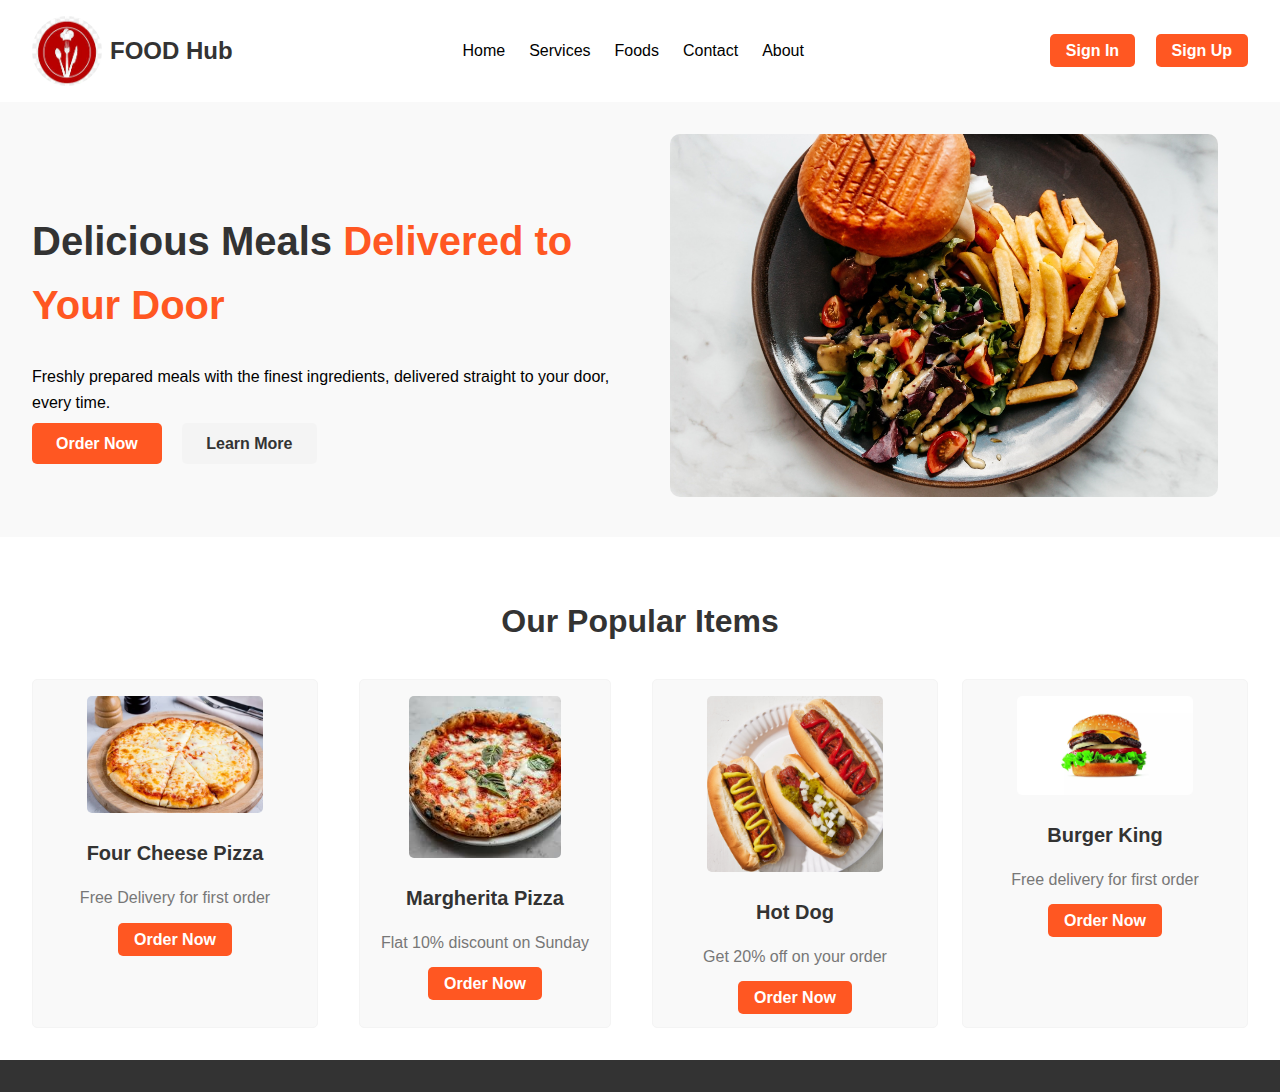
<file: day2/index.html>
<!DOCTYPE html>
<html lang="en">
<head>
    <meta charset="UTF-8">
    <meta name="viewport" content="width=device-width, initial-scale=1.0">
    <title>FoodHub</title>
    <link rel="stylesheet" href="styles/style.css">
</head>
<body>
    <!-- Navigation -->
    <nav>
        <div class="logo">
            <img id="logo" src="/day2/src/img/logofood.jpg" alt="FoodHub Logo">
            <span class="shop-name">FOOD Hub</span>
        </div>
        <ul class="nav-links">
            <li><a href="#">Home</a></li>
            <li><a href="#">Services</a></li>
            <li><a href="#">Foods</a></li>
            <li><a href="#">Contact</a></li>
            <li><a href="#">About</a></li>
        </ul>
        <div class="auth-buttons">
            <a href="#" class="btn">Sign In</a>
            <a href="#" class="btn">Sign Up</a>
        </div>
    </nav>

    <header class="hero">
        <div class="hero-content">
            <h1>Delicious Meals <span>Delivered to Your Door</span></h1>
            <p>Freshly prepared meals with the finest ingredients, delivered straight to your door, every time.</p>
            <div class="hero-buttons">
                <a href="#" class="btn">Order Now</a>
                <a href="#" class="btn secondary">Learn More</a>
            </div>
        </div>
        <div class="hero-image">
            <img  id="Delicious_food" src="/day2/src/img/herosection.jpg " alt="Delicious Food">
        </div>
    </header>

    <section class="popular-items">
        <h2>Our Popular Items</h2>
        <div class="items-grid">
            <div class="item">
                <img src="/day2/src/img/Four Cheese Pizza.webp" alt="Four Cheese Pizza">
                <h3>Four Cheese Pizza</h3>
                <p>Free Delivery for first order</p>
                <a href="#" class="btn">Order Now</a>
            </div>
            <div class="item">
                <img src="/day2/src/img/Margherita_Pizza.jpg" alt="Margherita Pizza">
                <h3>Margherita Pizza</h3>
                <p>Flat 10% discount on Sunday</p>
                <a href="#" class="btn">Order Now</a>
            </div>
            <div class="item">
                <img src="/day2/src/img/Hot_Dog.jpg" alt="Hot Dog">
                <h3>Hot Dog</h3>
                <p>Get 20% off on your order</p>
                <a href="#" class="btn">Order Now</a>
            </div>
            <div class="item">
                <img src="/day2/src/img/Burger_King.webp" alt="Burger King">
                <h3>Burger King</h3>
                <p>Free delivery for first order</p>
                <a href="#" class="btn">Order Now</a>
            </div>
        </div>
    </section>

    <!-- Footer -->
    <footer>
       
    </footer>
</body>
</html>
</file>
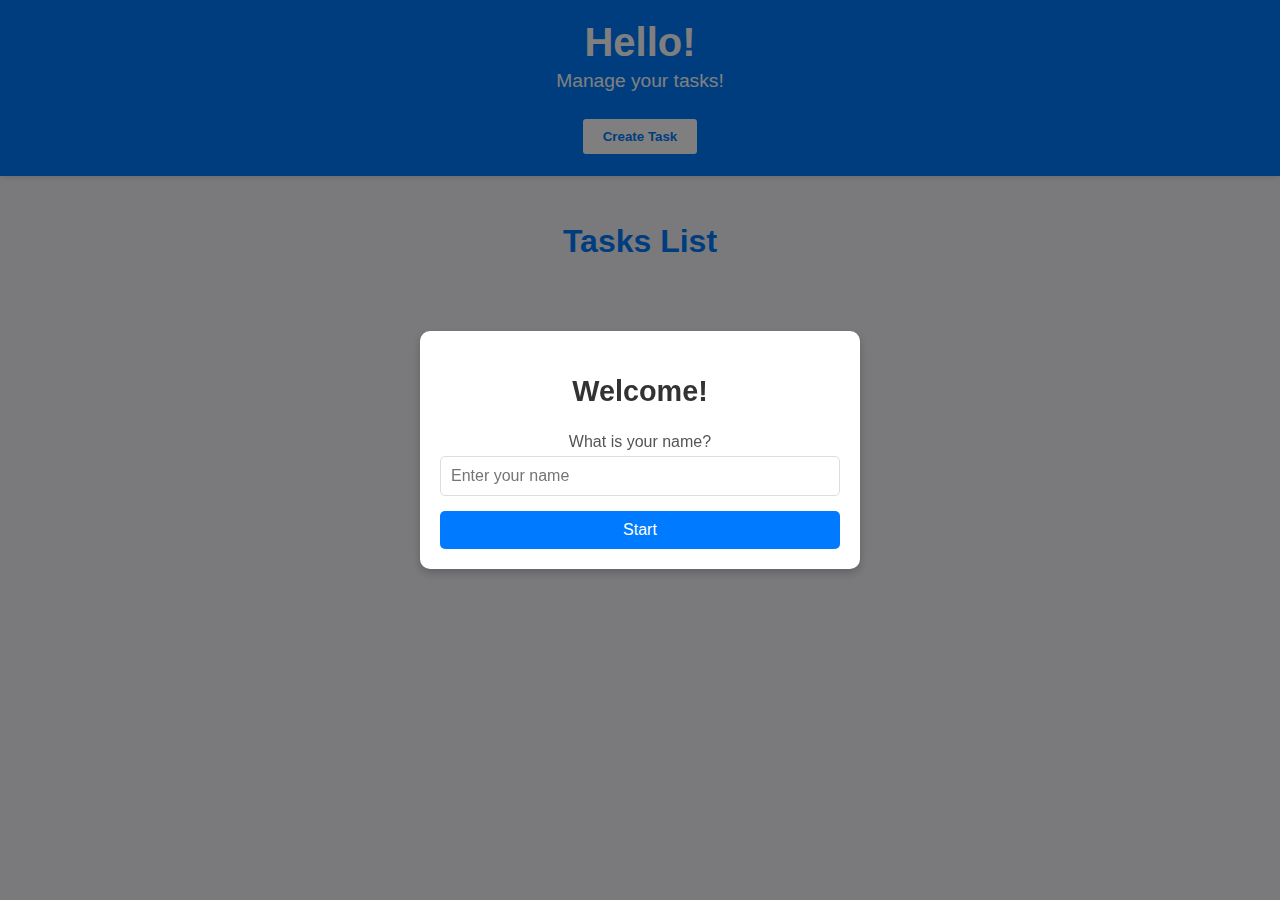
<file: day6/index.html>
<!DOCTYPE html>
<html lang="en">
<head>
    <meta charset="UTF-8">
    <meta name="viewport" content="width=device-width, initial-scale=1.0">
    <title>Progress Tracker</title>
    <link rel="stylesheet" href="styles/style.css">
</head>
<body>
    <div id="app">

        <div id="welcome-modal" class="modal">
            <div class="modal-content">
                <h2>Welcome!</h2>
                <form id="welcome-form">
                    <label for="user-name">What is your name?</label>
                    <input type="text" id="user-name" placeholder="Enter your name" required>
                    <button type="submit">Start</button>
                </form>
            </div>
        </div>

        <header class="header">
            <h1 id="greeting">Hello!</h1>
            <p>Manage your tasks!</p>
            <button id="create-task-btn">Create Task</button>
        </header>
        <section class="task-list">
            <h2>Tasks List</h2>
            <div id="tasks-container">
                <!-- Task cards will be dynamically added here -->
            </div>
        </section>

        <div id="task-modal" class="modal hidden">
            <div class="modal-content">
                <h2>Create New Task</h2>
                <form id="task-form">
                    <label for="task-name">Task Name</label>
                    <input type="text" id="task-name" required>

                    <label for="due-date">Due Date</label>
                    <input type="datetime-local" id="due-date" required>

                    <label for="priority">Priority</label>
                    <select id="priority" required>
                        <option value="high">High</option>
                        <option value="medium">Medium</option>
                        <option value="low">Low</option>
                    </select>

                    <label for="description">Description</label>
                    <textarea id="description" rows="4" required></textarea>

                    <button type="submit">Add Task</button>
                    <button type="button" id="close-modal-btn">Cancel</button>
                </form>
            </div>
        </div>
    </div>
    <script src="scripts/app.js"></script>
</body>
</html>
</file>
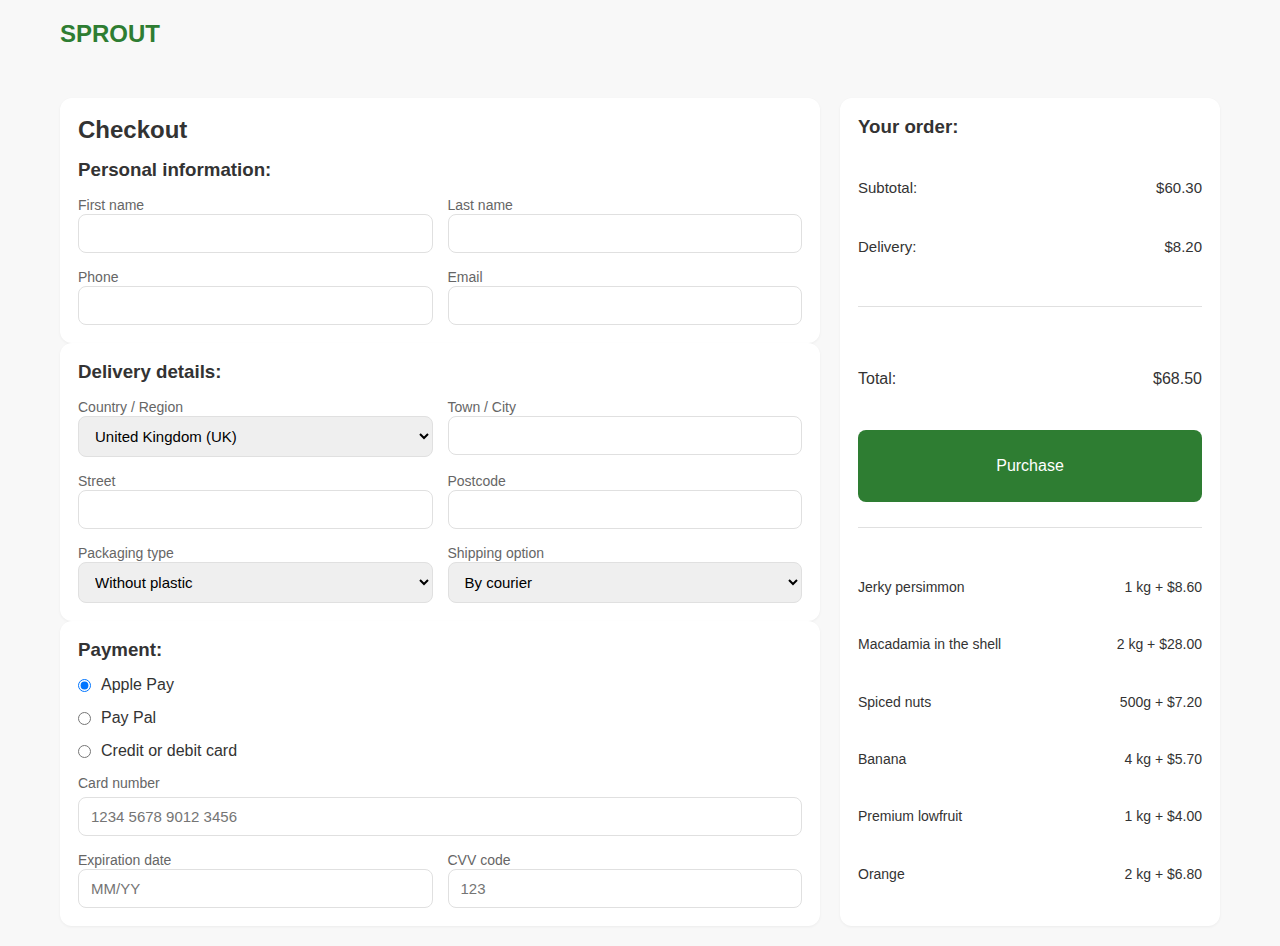
<file: day5/question1/index.html>
<!DOCTYPE html>
<html lang="en">
<head>
    <meta charset="UTF-8">
    <meta name="viewport" content="width=device-width, initial-scale=1.0">
    <title>SPROUT - Checkout</title>
    <style>
        * {
            margin: 0;
            padding: 0;
            box-sizing: border-box;
            font-family: -apple-system, BlinkMacSystemFont, 'Segoe UI', Roboto, Oxygen, Ubuntu, Cantarell, sans-serif;
        }

        body {
            background-color: #f8f8f8;
            padding: 20px;
            max-width: 1200px;
            margin: 0 auto;
            color: #333;
            display: grid;
            grid-template-columns: 2fr 1fr; 
            gap: 20px;
        }

        h1 {
            font-size: 24px;
            font-weight: 600;
            text-align: left;
            margin-bottom: 30px;
            color: #2e7d32;
            grid-column: span 2; 
        }

        .section {
            background-color: white;
            border-radius: 12px;
            padding: 18px;
            box-shadow: 0 1px 3px rgba(0, 0, 0, 0.05);
            display: grid;
            gap: 15px;
        }

        .form-row {
            display: grid;
            gap: 6px;
        }

        .form-row.grid-2 {
            display: grid;
            grid-template-columns: 1fr 1fr; 
            gap: 15px;
        }

        .form-label {
            font-size: 14px;
            color: #666;
        }

        .form-input,
        .form-select {
            width: 100%;
            padding: 10px 12px;
            border: 1px solid #e0e0e0;
            border-radius: 8px;
            font-size: 15px;
        }

        .radio-option {
            display: flex;
            align-items: center;
            gap: 10px;
        }

        .price-row {
            display: flex;
            justify-content: space-between;
            font-size: 15px;
        }

        .price-row.total {
            font-weight: 500;
            font-size: 16px;
            margin-top: 12px;
        }

        .order-item {
            display: flex;
            justify-content: space-between;
            font-size: 14px;
        }

        .purchase-btn {
            width: 100%;
            background-color: #2e7d32;
            color: white;
            border: none;
            padding: 14px;
            font-size: 16px;
            font-weight: 500;
            border-radius: 8px;
            cursor: pointer;
        }

        .order-summary {
            background-color: white;
            border-radius: 12px;
            padding: 18px;
            box-shadow: 0 1px 3px rgba(0, 0, 0, 0.05);
            display: grid;
            gap: 15px;
        }

        .divider {
            height: 1px;
            background-color: #e0e0e0;
            margin: 10px 0;
        }
    </style>
</head>
<body>
    <h1>SPROUT</h1>

   
    <div>
        <div class="section">
            <h2>Checkout</h2>
            <h3>Personal information:</h3>
            <div class="form-row grid-2">
                <div>
                    <span class="form-label">First name</span>
                    <input type="text" class="form-input">
                </div>
                <div>
                    <span class="form-label">Last name</span>
                    <input type="text" class="form-input">
                </div>
            </div>
            <div class="form-row grid-2">
                <div>
                    <span class="form-label">Phone</span>
                    <input type="tel" class="form-input">
                </div>
                <div>
                    <span class="form-label">Email</span>
                    <input type="email" class="form-input">
                </div>
            </div>
        </div>

        <div class="section">
            <h3>Delivery details:</h3>
            <div class="form-row grid-2">
                <div>
                    <span class="form-label">Country / Region</span>
                    <select class="form-select">
                        <option>United Kingdom (UK)</option>
                    </select>
                </div>
                <div>
                    <span class="form-label">Town / City</span>
                    <input type="text" class="form-input">
                </div>
            </div>
            <div class="form-row grid-2">
                <div>
                    <span class="form-label">Street</span>
                    <input type="text" class="form-input">
                </div>
                <div>
                    <span class="form-label">Postcode</span>
                    <input type="text" class="form-input">
                </div>
            </div>
            <div class="form-row grid-2">
                <div>
                    <span class="form-label">Packaging type</span>
                    <select class="form-select">
                        <option>Without plastic</option>
                    </select>
                </div>
                <div>
                    <span class="form-label">Shipping option</span>
                    <select class="form-select">
                        <option>By courier</option>
                    </select>
                </div>
            </div>
        </div>

        <div class="section">
            <h3>Payment:</h3>
            <div class="radio-option">
                <input type="radio" name="payment" checked>
                <span>Apple Pay</span>
            </div>
            <div class="radio-option">
                <input type="radio" name="payment">
                <span>Pay Pal</span>
            </div>
            <div class="radio-option">
                <input type="radio" name="payment">
                <span>Credit or debit card</span>
            </div>
            <div class="form-row">
                <span class="form-label">Card number</span>
                <input type="text" class="form-input" placeholder="1234 5678 9012 3456">
            </div>
            <div class="form-row grid-2">
                <div>
                    <span class="form-label">Expiration date</span>
                    <input type="text" class="form-input" placeholder="MM/YY">
                </div>
                <div>
                    <span class="form-label">CVV code</span>
                    <input type="text" class="form-input" placeholder="123">
                </div>
            </div>
        </div>
    </div>

    <div class="order-summary">
        <h3>Your order:</h3>
        <div class="price-row">
            <span>Subtotal:</span>
            <span>$60.30</span>
        </div>
        <div class="price-row">
            <span>Delivery:</span>
            <span>$8.20</span>
        </div>
        <div class="divider"></div>
        <div class="price-row total">
            <span>Total:</span>
            <span>$68.50</span>
        </div>
        <button class="purchase-btn">Purchase</button>
        <div class="divider"></div>
        <div class="order-item">
            <span>Jerky persimmon</span>
            <span class="quantity">1 kg + $8.60</span>
        </div>
        <div class="order-item">
            <span>Macadamia in the shell</span>
            <span class="quantity">2 kg + $28.00</span>
        </div>
        <div class="order-item">
            <span>Spiced nuts</span>
            <span class="quantity">500g + $7.20</span>
        </div>
        <div class="order-item">
            <span>Banana</span>
            <span class="quantity">4 kg + $5.70</span>
        </div>
        <div class="order-item">
            <span>Premium lowfruit</span>
            <span class="quantity">1 kg + $4.00</span>
        </div>
        <div class="order-item">
            <span>Orange</span>
            <span class="quantity">2 kg + $6.80</span>
        </div>
    </div>
</body>
</html>
</file>
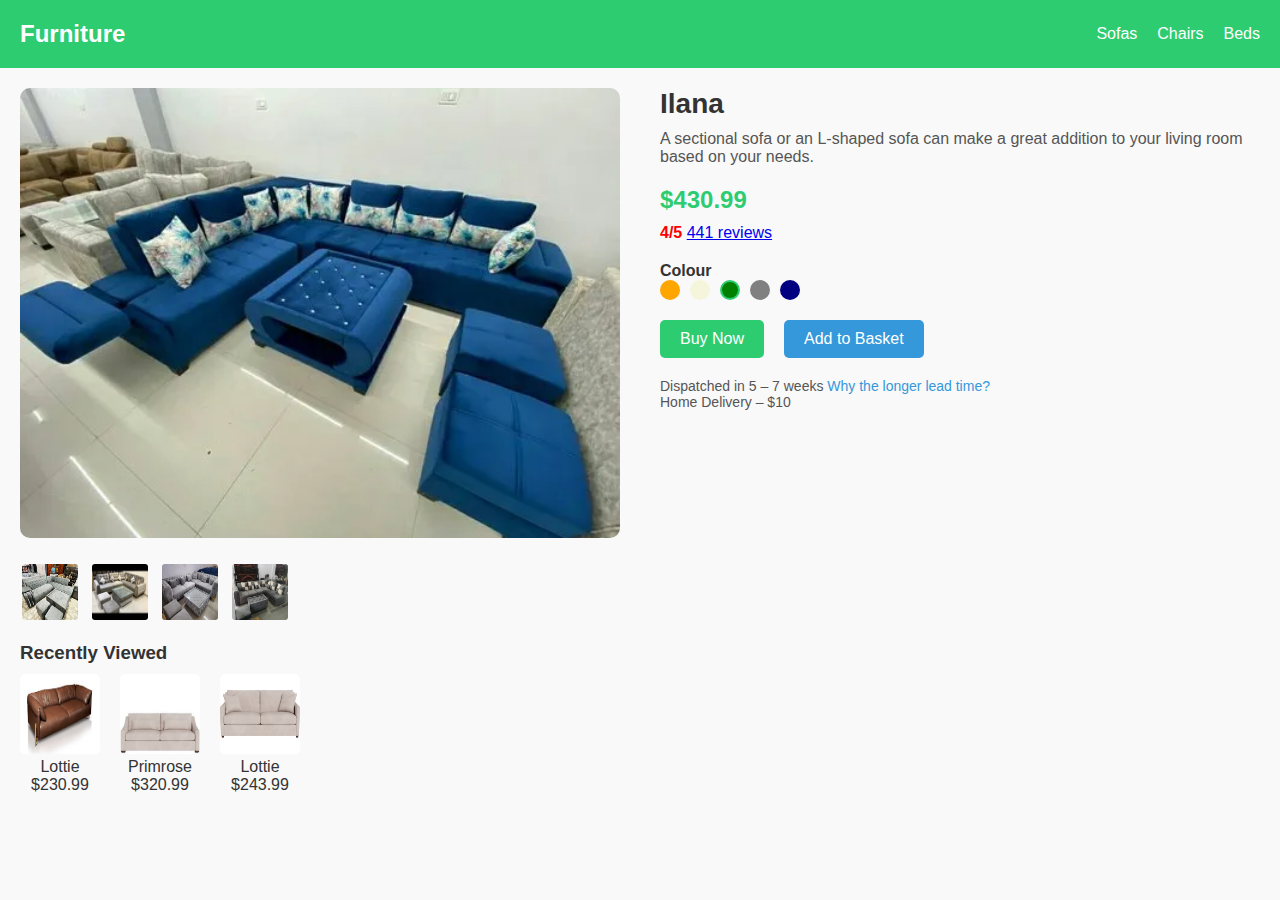
<file: day5/question3/index.html>
<!DOCTYPE html>
<html lang="en">
<head>
  <meta charset="UTF-8">
  <meta name="viewport" content="width=device-width, initial-scale=1.0">
  <title>Ilana Sofa - Furniture</title>
  <link rel="stylesheet" href="styles.css">
</head>
<body>
  <header class="navbar">
    <h1 class="brand">Furniture</h1>
    <nav>
      <ul class="nav-links">
        <li><a href="#">Sofas</a></li>
        <li><a href="#">Chairs</a></li>
        <li><a href="#">Beds</a></li>
      </ul>
    </nav>
  </header>

  <main class="product-page">
    <div class="image-section">
      <img src="./img/product-jpeg-500x500.webp" alt="Ilana Sofa" class="main-img">
      <div class="thumbnail-container">
        <img src="./img/th1.jpg" alt="Thumbnail 1">
        <img src="./img/th2.jpg" alt="Thumbnail 2">
        <img src="./img/th3.webp" alt="Thumbnail 3">
        <img src="./img/th4.webp" alt="Thumbnail 4">
      </div>

      <div class="recently-viewed">
        <h3>Recently Viewed</h3>
        <div class="recent-items">
          <div class="item">
            <img src="./img/sp1.jpg" alt="Lottie">
            <p>Lottie<br>$230.99</p>
          </div>
          <div class="item">
            <img src="./img/sp2.jpg" alt="Primrose">
            <p>Primrose<br>$320.99</p>
          </div>
          <div class="item">
            <img src="./img/sp3.avif" alt="Lottie">
            <p>Lottie<br>$243.99</p>
          </div>
        </div>
      </div>
    </div>

    <div class="details-section">
      <h2>Ilana</h2>
      <p class="desc">A sectional sofa or an L-shaped sofa can make a great addition to your living room based on your needs.</p>
      <h3 class="price">$430.99</h3>
      <p class="reviews">
        <span class="rating">4/5</span>
        <a href="#">441 reviews</a>
      </p>

      <p><strong>Colour</strong></p>
      <div class="colors">
        <span class="color orange"></span>
        <span class="color beige"></span>
        <span class="color green selected"></span>
        <span class="color grey"></span>
        <span class="color navy"></span>
      </div>

      <div class="buttons">
        <button class="buy-now">Buy Now</button>
        <button class="add-basket">Add to Basket</button>
      </div>

      <p class="dispatch">Dispatched in 5 – 7 weeks <a href="#">Why the longer lead time?</a></p>
      <p class="delivery">Home Delivery – $10</p>
    </div>
  </main>
</body>
</html>
</file>
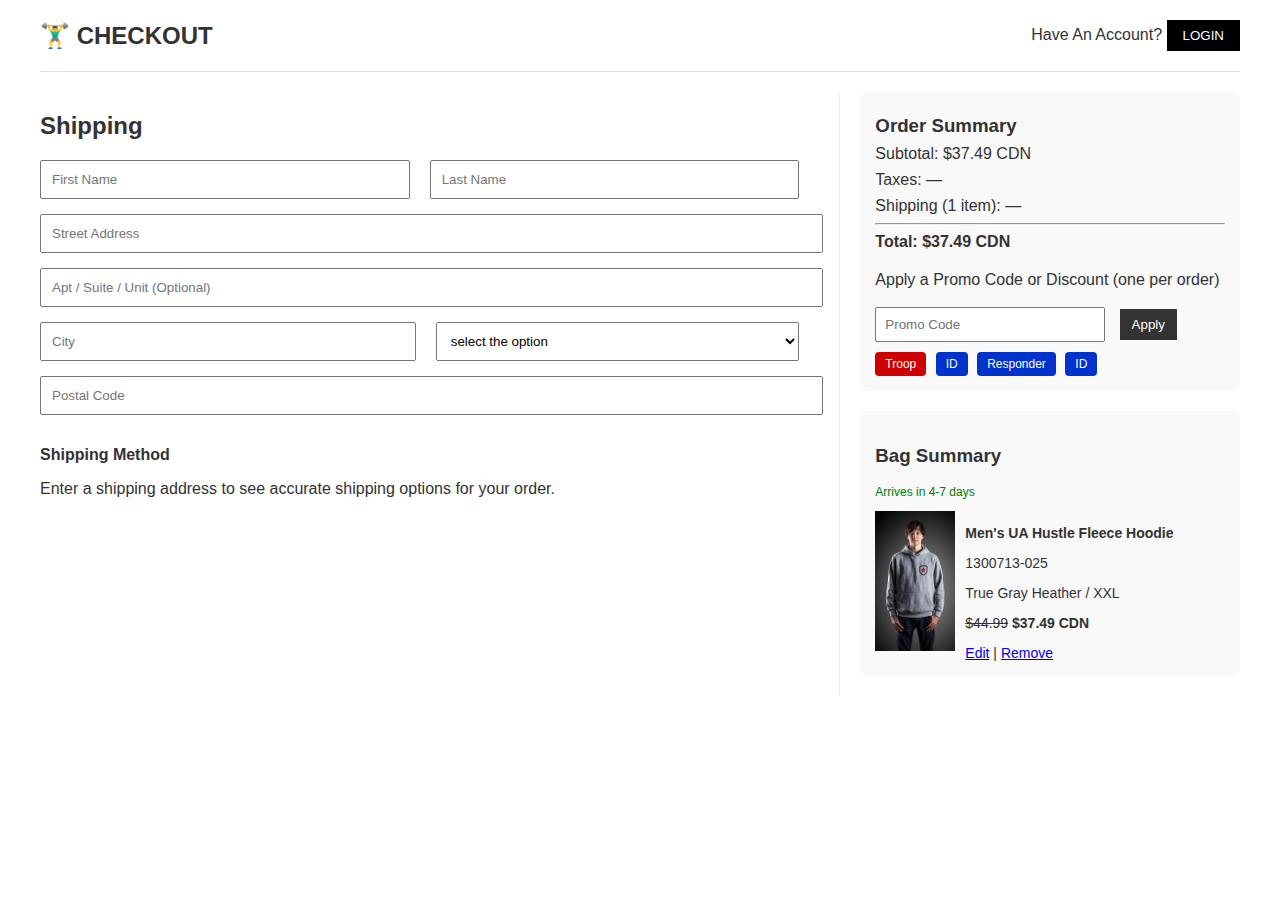
<file: day1/test1.html>
<!DOCTYPE html>
<html lang="en">
<head>
  <meta charset="UTF-8" />
  <meta name="viewport" content="width=device-width, initial-scale=1.0"/>
  <title>Checkout Page</title>
  <link rel="stylesheet" href="/day1/styles.css" />
</head>
<body>
  <div class="container">
    <div class="header">
      <div class="logo">🏋️‍♂️ CHECKOUT</div>
      <div class="login-section">
        <span>Have An Account?</span> 
        <button class="login-btn">LOGIN</button>
      </div>
    </div>

    <div class="main-content">
      <div class="left-section">
        <h2>Shipping</h2>
        <form class="shipping-form">
          <div class="row">
            <input type="text" placeholder="First Name" required />
            <input type="text" placeholder="Last Name" required />
          </div>
          <input type="text" placeholder="Street Address" required />
          <input type="text" placeholder="Apt / Suite / Unit (Optional)" />
          <div class="row">
            <input type="text" placeholder="City" required />
            <select>
            <option>select the option </option>
              <option>chennai</option>
              <option>madurai</option>
              <option>Erode</option>
              <option>Tiruchengode</option>
              <option>salem</option>
              <option>cbe</option>
              <option>namakkal</option>
              <option>tirupure</option>
            </select>
          </div>
          <input type="text" placeholder="Postal Code" required />

          <div class="shipping-method">
            <p><strong>Shipping Method</strong></p>
            <p>Enter a shipping address to see accurate shipping options for your order.</p>
          </div>
        </form>
      </div>

      <div class="right-section">
        <div class="order-summary">
          <h3>Order Summary</h3>
          <p>Subtotal: <span>$37.49 CDN</span></p>
          <p>Taxes: <span>—</span></p>
          <p>Shipping (1 item): <span>—</span></p>
          <hr />
          <p class="total">Total: <span>$37.49 CDN</span></p>
          
          <div class="promo-code-box">
            <p>Apply a Promo Code or Discount (one per order)</p>
            <input type="text" placeholder="Promo Code" />
            <button class="apply-btn">Apply</button>
          </div>

          <div class="badges">
            <button class="badge red">Troop</button>
            <button class="badge blue">ID</button>
            <button class="badge blue">Responder</button>
            <button class="badge blue">ID</button>
          </div>
        </div>

        <div class="bag-summary">
          <h3>Bag Summary</h3>
          <p class="arrival">Arrives in 4-7 days</p>
          <div class="product">
            <img src="/day1/src/rename/portrait-1236732_1280.jpg" alt="Hoodie" />
            <div class="product-info">
              <p><strong>Men's UA Hustle Fleece Hoodie</strong></p>
              <p>1300713-025</p>
              <p>True Gray Heather / XXL</p>
              <p><del>$44.99</del> <strong>$37.49 CDN</strong></p>
              <a href="#">Edit</a> | <a href="#">Remove</a>
            </div>
          </div>
        </div>
      </div>
    </div>
  </div>
</body>
</html>
</file>
<file: day2/styles/style.css>
body {
    font-family: Arial, sans-serif;
    margin: 0;
    padding: 0;
    box-sizing: border-box;
    line-height: 1.6;
}

#logo {
    width: 70px;
    height: 70px;
    border-radius: 50%;
}
.logo {
    display: flex;
    align-items: center;
    gap: 0.5rem; /* Adds spacing between the logo and the shop name */
}

.shop-name {
    font-size: 1.5rem;
    font-weight: bold;
    color: #333;
}

a {
    text-decoration: none;
    color: inherit;
}

ul {
    list-style: none;
    padding: 0;
    margin: 0;
}

nav {
    display: flex;
    justify-content: space-between;
    align-items: center;
    padding: 1rem 2rem;
    background-color: #fff;
    box-shadow: 0 2px 5px rgba(0, 0, 0, 0.1);
}

.nav-links {
    display: flex;
    gap: 1.5rem;
}

.auth-buttons .btn {
    margin-left: 1rem;
    padding: 0.5rem 1rem;
    background-color: #ff5722;
    color: #fff;
    border-radius: 5px;
    font-weight: bold;
}

.auth-buttons .btn.secondary {
    background-color: #f4f4f4;
    color: #333;
}

.hero {
    display: flex;
    justify-content: space-between;
    align-items: center;
    padding: 2rem;
    background-color: #f9f9f9;
    flex-wrap: wrap;
    text-align: center;
}

.hero-content {
    max-width: 50%;
    flex: 1;
    text-align: left;
}

.hero-content h1 {
    font-size: 2.5rem;
    color: #333;
}

.hero-content h1 span {
    color: #ff5722;
}

.hero-buttons {
    margin-top: 1rem;
}

.hero-buttons .btn {
    margin-right: 1rem;
    padding: 0.75rem 1.5rem;
    background-color: #ff5722;
    color: #fff;
    border-radius: 5px;
    font-weight: bold;
}

.hero-buttons .btn.secondary {
    background-color: #f4f4f4;
    color: #333;
}

.hero-image {
    flex: 1;
    text-align: center;
    
}

.hero-image img {
    width: 90%;
    border-radius: 10px;
    height: 30%;
}

.popular-items {
    padding: 2rem;
    background-color: #fff;
}

.popular-items h2 {
    text-align: center;
    margin-bottom: 2rem;
    font-size: 2rem;
    color: #333;
}

.items-grid {
    display: grid;
    grid-template-columns: repeat(auto-fit, minmax(250px, 1fr));
    gap: 1.5rem;
    justify-items: center;
}

.item {
    text-align: center;
    padding: 1rem;
    border: 1px solid #f4f4f4;
    border-radius: 5px;
    background-color: #f9f9f9;
    max-width: 300px;
}

.item img {
    max-width: 70%;
    border-radius: 5px;
}


.item h3 {
    margin: 1rem 0 0.5rem;
    font-size: 1.25rem;
    color: #333;
}

.item p {
    margin-bottom: 1rem;
    color: #777;
}

.item .btn {
    padding: 0.5rem 1rem;
    background-color: #ff5722;
    color: #fff;
    border-radius: 5px;
    font-weight: bold;
}

footer {
    text-align: center;
    padding: 1rem;
    background-color: #333;
    color: #fff;
}
</file>
<file: day6/styles/style.css>
body {
    font-family: 'Roboto', sans-serif;
    margin: 0;
    padding: 0;
    background-color: #f4f4f9;
    color: #333;
}

.header {
    background-color: #007bff;
    color: white;
    padding: 20px;
    text-align: center;
    box-shadow: 0 2px 5px rgba(0, 0, 0, 0.1);
}

.header h1 {
    margin: 0;
    font-size: 2.5rem;
}

.header p {
    margin: 5px 0 15px;
    font-size: 1.2rem;
}

.header button {
    margin-top: 10px;
    padding: 10px 20px;
    background-color: white;
    color: #007bff;
    border: 2px solid #007bff;
    border-radius: 5px;
    cursor: pointer;
    font-weight: bold;
    transition: all 0.3s ease;
}

.header button:hover {
    background-color: #0056b3;
    color: white;
}

button {
    background-color: #007bff;
    color: white;
    border: none;
    padding: 10px 20px;
    cursor: pointer;
    border-radius: 5px;
    transition: background-color 0.3s ease;
}

button:hover {
    background-color: #0056b3;
}

.task-list {
    padding: 20px;
    max-width: 1200px;
    margin: 0 auto;
}

.task-list h2 {
    margin-bottom: 20px;
    font-size: 2rem;
    color: #007bff;
    text-align: center;
}

#tasks-container {
    display: flex;
    flex-wrap: wrap;
    gap: 20px;
    justify-content: center;
}

.task-card {
    background-color: white;
    border: 1px solid #ddd;
    border-radius: 10px;
    padding: 15px;
    width: 300px;
    box-shadow: 0 2px 5px rgba(0, 0, 0, 0.1);
    position: relative;
    transition: transform 0.2s ease, box-shadow 0.2s ease;
}

.task-card:hover {
    transform: translateY(-5px);
    box-shadow: 0 4px 10px rgba(0, 0, 0, 0.2);
}

.task-card h3 {
    margin: 0 0 10px;
    font-size: 1.5rem;
    color: #333;
}

.task-card p {
    margin: 5px 0;
    font-size: 1rem;
    color: #555;
}

.task-card .priority {
    font-size: 0.9rem;
    color: white;
    padding: 5px 10px;
    border-radius: 5px;
    display: inline-block;
    margin-top: 5px;
}

.priority.high {
    background-color: #ff6f61;
}

.priority.medium {
    background-color: #ffa500;
}

.priority.low {
    background-color: #28a745;
}

.task-actions {
    margin-top: 15px;
    display: flex;
    justify-content: space-between;
}

.task-actions button {
    padding: 8px 15px;
    border: none;
    border-radius: 5px;
    cursor: pointer;
    font-size: 0.9rem;
}

.edit-btn {
    background-color: #007bff;
    color: white;
}

.delete-btn {
    background-color: #dc3545;
    color: white;
}

.progress-slider {
    width: 100%;
    margin-top: 10px;
}

.modal {
    position: fixed;
    top: 0;
    left: 0;
    width: 100%;
    height: 100%;
    background-color: rgba(0, 0, 0, 0.5);
    display: flex;
    justify-content: center;
    align-items: center;
    z-index: 1000;
}

.modal.hidden {
    display: none;
}

.modal-content {
    background-color: white;
    padding: 20px;
    border-radius: 10px;
    text-align: center;
    width: 400px;
    box-shadow: 0 4px 10px rgba(0, 0, 0, 0.2);
    animation: fadeIn 0.3s ease;
}

.modal-content h2 {
    margin-bottom: 15px;
    font-size: 1.8rem;
    color: #333;
}

.modal-content form {
    display: flex;
    flex-direction: column;
}

.modal-content label {
    margin-top: 10px;
    font-size: 1rem;
    color: #555;
}

.modal-content input,
.modal-content textarea,
.modal-content select {
    margin-top: 5px;
    padding: 10px;
    border: 1px solid #ddd;
    border-radius: 5px;
    font-size: 1rem;
}

.modal-content button {
    margin-top: 15px;
    padding: 10px;
    border: none;
    border-radius: 5px;
    cursor: pointer;
    font-size: 1rem;
}

.modal-content button[type="submit"] {
    background-color: #007bff;
    color: white;
}

.modal-content button[type="button"] {
    background-color: #ddd;
}

.hidden {
    display: none;
}

@keyframes fadeIn {
    from {
        opacity: 0;
        transform: scale(0.9);
    }
    to {
        opacity: 1;
        transform: scale(1);
    }
}
</file>
<file: day5/question3/styles.css>
* {
  margin: 0;
  padding: 0;
  box-sizing: border-box;
}

body {
  font-family: Arial, sans-serif;
  background-color: #f9f9f9;
  color: #333;
}

.navbar {
  display: flex;
  justify-content: space-between;
  align-items: center;
  padding: 20px;
  background-color: #2ecc71;
  color: white;
}

.navbar .brand {
  font-size: 24px;
  font-weight: bold;
}

.nav-links {
  list-style: none;
  display: flex;
  gap: 20px;
}

.nav-links a {
  text-decoration: none;
  color: white;
  font-size: 16px;
}

.product-page {
  display: flex;
  gap: 40px;
  padding: 20px;
}

.image-section {
  flex: 1;
}

.main-img {
  width: 100%;
  border-radius: 10px;
  margin-bottom: 20px;
}

.thumbnail-container {
  display: flex;
  gap: 10px;
}

.thumbnail-container img {
  width: 60px;
  height: 60px;
  border-radius: 5px;
  cursor: pointer;
  border: 2px solid transparent;
}

.thumbnail-container img:hover {
  border-color: #2ecc71;
}

.recently-viewed {
  margin-top: 20px;
}

.recently-viewed h3 {
  margin-bottom: 10px;
}

.recent-items {
  display: flex;
  gap: 20px;
}

.recent-items .item {
  text-align: center;
}

.recent-items img {
  width: 80px;
  height: 80px;
  border-radius: 5px;
}

.details-section {
  flex: 1;
}

.details-section h2 {
  font-size: 28px;
  margin-bottom: 10px;
}

.details-section .desc {
  margin-bottom: 20px;
  font-size: 16px;
  color: #555;
}

.details-section .price {
  font-size: 24px;
  color: #2ecc71;
  margin-bottom: 10px;
}

.details-section .reviews {
  margin-bottom: 20px;
}

.details-section .reviews .rating {
  color: red;
  font-weight: bold;
}

.colors {
  display: flex;
  gap: 10px;
  margin-bottom: 20px;
}

.color {
  width: 20px;
  height: 20px;
  border-radius: 50%;
  border: 2px solid transparent;
  cursor: pointer;
}

.color.orange { background-color: orange; }
.color.beige { background-color: beige; }
.color.green { background-color: green; }
.color.grey { background-color: grey; }
.color.navy { background-color: navy; }

.color.selected {
  border-color: #2ecc71;
}

.buttons {
  display: flex;
  gap: 20px;
  margin-bottom: 20px;
}

.buttons button {
  padding: 10px 20px;
  border: none;
  border-radius: 5px;
  cursor: pointer;
  font-size: 16px;
}

.buy-now {
  background-color: #2ecc71;
  color: white;
}

.add-basket {
  background-color: #3498db;
  color: white;
}

.dispatch, .delivery {
  font-size: 14px;
  color: #555;
}

.dispatch a {
  color: #3498db;
  text-decoration: none;
}
</file>
<file: day1/styles.css>
body {
    font-family: Arial, sans-serif;
    background-color: #fff;
    margin: 0;
    padding: 0;
    color: #333;
  }
  
  .container {
    max-width: 1200px;
    margin: auto;
    padding: 20px;
  }
  
  .header {
    display: flex;
    justify-content: space-between;
    align-items: center;
    padding-bottom: 20px;
    border-bottom: 1px solid #ddd;
  }
  
  .logo {
    font-size: 24px;
    font-weight: bold;
  }
  
  .login-btn {
    background-color: black;
    color: white;
    border: none;
    padding: 8px 16px;
    cursor: pointer;
  }
  
  .main-content {
    display: flex;
    gap: 40px;
    margin-top: 20px;
  }
  
  .left-section {
    flex: 2;
  }
  
  .right-section {
    flex: 1;
    border-left: 1px solid #eee;
    padding-left: 20px;
  }
  
  
  .shipping-form input,
  .shipping-form select {
    width: 100%;
    padding: 10px;
    margin-bottom: 15px;
  }
  
  .row {
    display:flex;
    gap: 20px;
  }
  
  .order-summary,
  .bag-summary {
    background-color: #f9f9f9;
    padding: 15px;
    margin-bottom: 20px;
    border-radius: 8px;
  }
  
  .order-summary p,
  .order-summary h3 {
    margin: 8px 0;
  }
  
  .total {
    font-weight: bold;
  }
  
  .promo-code-box {
    margin-top: 20px;
  }
  
  .promo-code-box input {
    width: 60%;
    padding: 8px;
    margin-top: 10px;
  }
  
  .apply-btn {
    padding: 8px 12px;
    margin-left: 10px;
    background-color: #333;
    color: white;
    border: none;
  }
  
  .badges {
    margin-top: 10px;
  }
  
  .badge {
    padding: 5px 10px;
    margin-right: 5px;
    border: none;
    border-radius: 4px;
    color: white;
    font-size: 12px;
  }
  
  .badge.red {
    background-color: #cc0000;
  }
  
  .badge.blue {
    background-color: #0033cc;
  }
  
  .product {
    display: flex;
    gap: 10px;
    align-items: flex-start;
  }
  
  .product img {
    width: 80px;
  }
  
  .product-info {
    font-size: 14px;
  }
  
  .arrival {
    font-size: 12px;
    color: green;
  }
</file>
